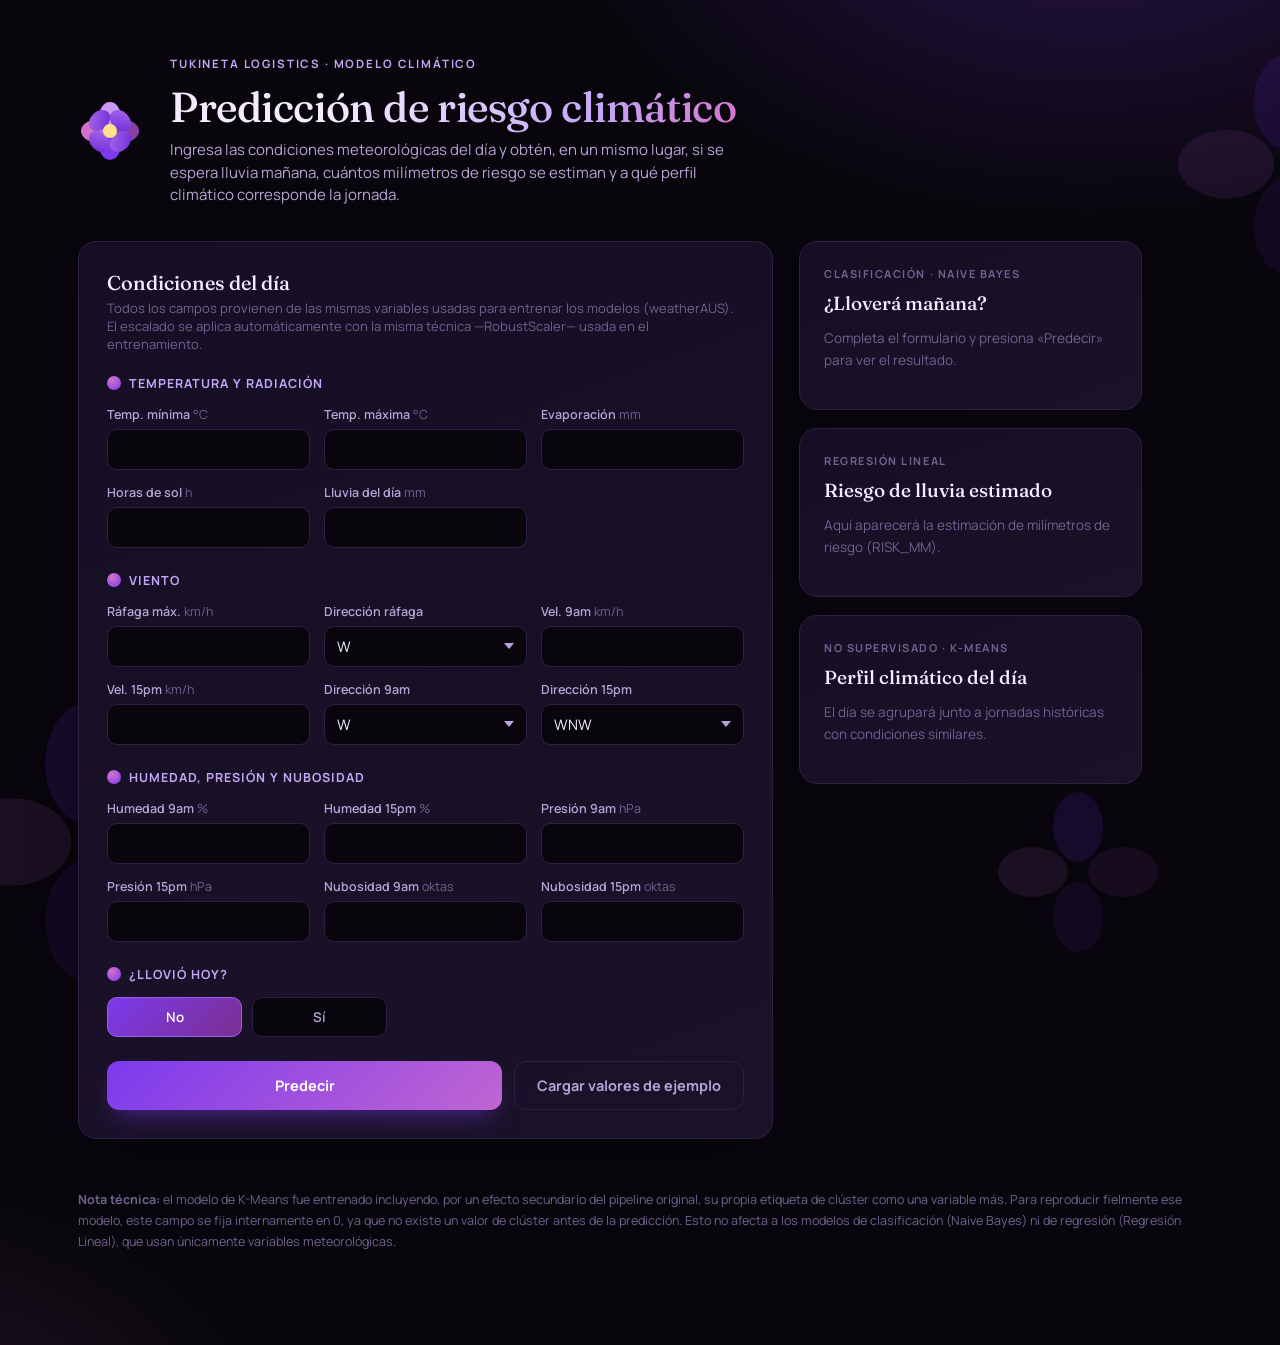
<file: prediccion_clima_tukineta.html>
<!DOCTYPE html>
<html lang="es">
<head>
<meta charset="UTF-8">
<meta name="viewport" content="width=device-width, initial-scale=1.0">
<title>TukiNeta Logistics · Predicción de Riesgo Climático</title>
<style>
@import url('https://fonts.googleapis.com/css2?family=Fraunces:ital,opsz,wght@0,9..144,400;0,9..144,500;0,9..144,600;1,9..144,500&family=Manrope:wght@400;500;600;700;800&display=swap');

:root{
  --bg-void:#08060c;
  --bg-deep:#0f0a1a;
  --bg-panel:#150e24;
  --bg-panel-2:#1a1229;
  --line:#2c2044;
  --violet-1:#7c3aed;
  --violet-2:#9d5cf0;
  --violet-3:#c4a6f7;
  --petal:#d472c9;
  --petal-deep:#7a2f8f;
  --ink:#f3ecff;
  --ink-dim:#b4a5d6;
  --ink-faint:#6f6390;
  --good:#7fe0b0;
  --warn:#f0b45f;
  --bad:#f0708a;
  --radius:18px;
}

*{box-sizing:border-box;}
html,body{margin:0;padding:0;}
body{
  background:
    radial-gradient(ellipse 900px 600px at 85% -10%, rgba(124,58,237,0.28), transparent 60%),
    radial-gradient(ellipse 700px 500px at -10% 110%, rgba(212,114,201,0.16), transparent 60%),
    var(--bg-void);
  color:var(--ink);
  font-family:'Manrope',sans-serif;
  min-height:100vh;
  padding:0 0 80px 0;
  position:relative;
  overflow-x:hidden;
}

/* ---------- decorative violet flower field ---------- */
.bloom-field{position:fixed;inset:0;pointer-events:none;z-index:0;opacity:0.55;}
.bloom-field svg{position:absolute;}

/* ---------- header ---------- */
header{
  position:relative;z-index:1;
  max-width:1180px;margin:0 auto;
  padding:56px 28px 34px;
  display:flex;align-items:center;gap:28px;
}
.mark{
  width:64px;height:64px;flex:0 0 auto;
}
header h1{
  font-family:'Fraunces',serif;
  font-weight:500;
  font-size:clamp(28px,4vw,42px);
  margin:0 0 6px;
  letter-spacing:-0.01em;
  background:linear-gradient(120deg,var(--ink) 30%,var(--violet-3) 75%,var(--petal) 100%);
  -webkit-background-clip:text;background-clip:text;color:transparent;
}
header p{
  margin:0;color:var(--ink-dim);font-size:15px;line-height:1.5;max-width:560px;
}
header .eyebrow{
  font-size:11.5px;letter-spacing:0.16em;text-transform:uppercase;color:var(--violet-3);
  font-weight:700;margin-bottom:10px;display:block;
}

/* ---------- layout ---------- */
.wrap{position:relative;z-index:1;max-width:1180px;margin:0 auto;padding:0 28px;
  display:grid;grid-template-columns:1.15fr 0.85fr;gap:26px;align-items:start;}
@media(max-width:920px){.wrap{grid-template-columns:1fr;}}

.card{
  background:linear-gradient(160deg,var(--bg-panel) 0%,var(--bg-panel-2) 100%);
  border:1px solid var(--line);
  border-radius:var(--radius);
  padding:28px;
  position:relative;
  box-shadow:0 30px 60px -30px rgba(0,0,0,0.6);
}

.section-title{
  font-family:'Fraunces',serif;font-weight:500;font-size:20px;
  margin:0 0 4px;color:var(--ink);
}
.section-sub{font-size:13px;color:var(--ink-faint);margin:0 0 22px;}

fieldset{border:none;margin:0 0 24px;padding:0;}
fieldset legend{
  font-size:12.5px;letter-spacing:0.08em;text-transform:uppercase;
  color:var(--violet-3);font-weight:700;margin-bottom:14px;padding:0;
  display:flex;align-items:center;gap:8px;
}
fieldset legend::before{
  content:'';width:14px;height:14px;border-radius:50%;
  background:radial-gradient(circle at 35% 30%,var(--petal),var(--violet-1));
  flex:0 0 auto;
}

.grid{display:grid;grid-template-columns:repeat(3,1fr);gap:14px;}
@media(max-width:640px){.grid{grid-template-columns:repeat(2,1fr);}}

.field{display:flex;flex-direction:column;gap:6px;}
.field label{font-size:12.5px;color:var(--ink-dim);font-weight:600;}
.field .unit{color:var(--ink-faint);font-weight:400;}
.field input[type=number],.field select{
  background:var(--bg-void);
  border:1px solid var(--line);
  color:var(--ink);
  border-radius:10px;
  padding:10px 12px;
  font-family:'Manrope',sans-serif;
  font-size:14.5px;
  outline:none;
  transition:border-color .15s, box-shadow .15s;
}
.field input[type=number]:focus,.field select:focus{
  border-color:var(--violet-2);
  box-shadow:0 0 0 3px rgba(157,92,240,0.22);
}
.field select{appearance:none;-webkit-appearance:none;
  background-image:url("data:image/svg+xml,%3Csvg xmlns='http://www.w3.org/2000/svg' width='10' height='6'%3E%3Cpath d='M0 0l5 6 5-6z' fill='%23b4a5d6'/%3E%3C/svg%3E");
  background-repeat:no-repeat;background-position:right 12px center;padding-right:30px;
}

.toggle-row{display:flex;gap:10px;}
.toggle-row button{
  flex:1;padding:10px;border-radius:10px;border:1px solid var(--line);
  background:var(--bg-void);color:var(--ink-dim);font-family:'Manrope';font-weight:600;font-size:13.5px;
  cursor:pointer;transition:all .15s;
}
.toggle-row button.active{
  background:linear-gradient(135deg,var(--violet-1),var(--petal-deep));
  border-color:var(--violet-2);color:#fff;
}

.actions{display:flex;gap:12px;margin-top:6px;flex-wrap:wrap;}
.btn{
  border:none;border-radius:12px;padding:14px 22px;font-family:'Manrope';font-weight:700;
  font-size:14.5px;cursor:pointer;transition:transform .15s, box-shadow .15s;
}
.btn-primary{
  background:linear-gradient(135deg,var(--violet-1),var(--petal) 130%);
  color:#fff;box-shadow:0 12px 26px -10px rgba(124,58,237,0.6);
  flex:1;
}
.btn-primary:hover{transform:translateY(-1px);box-shadow:0 16px 30px -10px rgba(124,58,237,0.75);}
.btn-ghost{
  background:transparent;border:1px solid var(--line);color:var(--ink-dim);
}
.btn-ghost:hover{border-color:var(--violet-2);color:var(--ink);}

/* ---------- results ---------- */
.results-sticky{position:sticky;top:24px;display:flex;flex-direction:column;gap:18px;}

.result-card{
  background:linear-gradient(160deg,var(--bg-panel) 0%,var(--bg-panel-2) 100%);
  border:1px solid var(--line);border-radius:var(--radius);padding:24px;
}
.result-card .r-eyebrow{font-size:11px;letter-spacing:0.14em;text-transform:uppercase;color:var(--ink-faint);font-weight:700;margin-bottom:10px;}
.result-card h3{font-family:'Fraunces',serif;font-weight:500;font-size:19px;margin:0 0 12px;}
.placeholder-note{color:var(--ink-faint);font-size:13.5px;line-height:1.6;}

.rain-badge{
  display:inline-flex;align-items:center;gap:10px;padding:10px 16px;border-radius:999px;
  font-weight:800;font-size:15px;margin-bottom:14px;
}
.rain-badge.yes{background:rgba(240,112,138,0.14);color:var(--bad);border:1px solid rgba(240,112,138,0.35);}
.rain-badge.no{background:rgba(127,224,176,0.14);color:var(--good);border:1px solid rgba(127,224,176,0.35);}
.rain-badge .dot{width:9px;height:9px;border-radius:50%;background:currentColor;}

.prob-bar-track{height:9px;border-radius:99px;background:var(--bg-void);overflow:hidden;border:1px solid var(--line);}
.prob-bar-fill{height:100%;border-radius:99px;background:linear-gradient(90deg,var(--violet-1),var(--petal));transition:width .6s ease;}
.prob-label{display:flex;justify-content:space-between;font-size:12.5px;color:var(--ink-faint);margin-top:6px;}

.risk-value{font-family:'Fraunces',serif;font-size:44px;font-weight:500;line-height:1;margin:4px 0 6px;
  background:linear-gradient(120deg,var(--violet-3),var(--petal));-webkit-background-clip:text;background-clip:text;color:transparent;}
.risk-unit{font-size:14px;color:var(--ink-faint);font-weight:600;}
.risk-note{font-size:12.5px;color:var(--ink-faint);margin-top:10px;line-height:1.55;}

.cluster-chip{display:inline-block;padding:6px 14px;border-radius:999px;background:rgba(157,92,240,0.16);
  border:1px solid rgba(157,92,240,0.4);color:var(--violet-3);font-weight:800;font-size:13px;margin-bottom:12px;}
.cluster-stats{display:grid;grid-template-columns:1fr 1fr;gap:8px 16px;font-size:13px;color:var(--ink-dim);}
.cluster-stats b{color:var(--ink);}

.footnote{
  font-size:12px;color:var(--ink-faint);line-height:1.7;margin-top:8px;
  border-top:1px solid var(--line);padding-top:14px;
}

.model-tag{
  display:inline-block;font-size:10.5px;letter-spacing:0.06em;text-transform:uppercase;
  color:var(--ink-faint);border:1px solid var(--line);border-radius:6px;padding:3px 8px;margin-bottom:10px;
}

footer{max-width:1180px;margin:50px auto 0;padding:0 28px;position:relative;z-index:1;}
footer p{color:var(--ink-faint);font-size:12.5px;line-height:1.7;}
</style>
</head>
<body>

<div class="bloom-field" id="bloomField"></div>

<header>
  <svg class="mark" viewBox="0 0 64 64" fill="none">
    <g>
      <ellipse cx="32" cy="18" rx="11" ry="15" fill="url(#p1)"/>
      <ellipse cx="32" cy="46" rx="11" ry="15" fill="url(#p2)"/>
      <ellipse cx="18" cy="32" rx="15" ry="11" fill="url(#p3)"/>
      <ellipse cx="46" cy="32" rx="15" ry="11" fill="url(#p4)"/>
      <ellipse cx="21.5" cy="21.5" rx="12" ry="9" transform="rotate(-45 21.5 21.5)" fill="url(#p5)"/>
      <ellipse cx="42.5" cy="42.5" rx="12" ry="9" transform="rotate(-45 42.5 42.5)" fill="url(#p5)"/>
      <ellipse cx="42.5" cy="21.5" rx="12" ry="9" transform="rotate(45 42.5 21.5)" fill="url(#p5)"/>
      <ellipse cx="21.5" cy="42.5" rx="12" ry="9" transform="rotate(45 21.5 42.5)" fill="url(#p5)"/>
      <circle cx="32" cy="32" r="7" fill="#ffe38a"/>
    </g>
    <defs>
      <linearGradient id="p1" x1="32" y1="3" x2="32" y2="33"><stop stop-color="#c99bf5"/><stop offset="1" stop-color="#7c3aed"/></linearGradient>
      <linearGradient id="p2" x1="32" y1="31" x2="32" y2="61"><stop stop-color="#7c3aed"/><stop offset="1" stop-color="#5b21b6"/></linearGradient>
      <linearGradient id="p3" x1="3" y1="32" x2="33" y2="32"><stop stop-color="#d472c9"/><stop offset="1" stop-color="#8b3fa8"/></linearGradient>
      <linearGradient id="p4" x1="31" y1="32" x2="61" y2="32"><stop stop-color="#8b3fa8"/><stop offset="1" stop-color="#d472c9"/></linearGradient>
      <linearGradient id="p5" x1="0" y1="0" x2="1" y2="1"><stop stop-color="#a86ce8"/><stop offset="1" stop-color="#6d28d9"/></linearGradient>
    </defs>
  </svg>
  <div>
    <span class="eyebrow">TukiNeta Logistics · Modelo climático</span>
    <h1>Predicción de riesgo climático</h1>
    <p>Ingresa las condiciones meteorológicas del día y obtén, en un mismo lugar, si se espera lluvia mañana, cuántos milímetros de riesgo se estiman y a qué perfil climático corresponde la jornada.</p>
  </div>
</header>

<div class="wrap">
  <!-- FORM -->
  <div class="card">
    <div class="section-title">Condiciones del día</div>
    <p class="section-sub">Todos los campos provienen de las mismas variables usadas para entrenar los modelos (weatherAUS). El escalado se aplica automáticamente con la misma técnica —RobustScaler— usada en el entrenamiento.</p>

    <form id="weatherForm">
      <fieldset>
        <legend>Temperatura y radiación</legend>
        <div class="grid">
          <div class="field"><label>Temp. mínima <span class="unit">°C</span></label><input type="number" step="0.1" id="MinTemp" required></div>
          <div class="field"><label>Temp. máxima <span class="unit">°C</span></label><input type="number" step="0.1" id="MaxTemp" required></div>
          <div class="field"><label>Evaporación <span class="unit">mm</span></label><input type="number" step="0.1" id="Evaporation" required></div>
          <div class="field"><label>Horas de sol <span class="unit">h</span></label><input type="number" step="0.1" min="0" max="14" id="Sunshine" required></div>
          <div class="field"><label>Lluvia del día <span class="unit">mm</span></label><input type="number" step="0.1" min="0" id="Rainfall" required></div>
        </div>
      </fieldset>

      <fieldset>
        <legend>Viento</legend>
        <div class="grid">
          <div class="field"><label>Ráfaga máx. <span class="unit">km/h</span></label><input type="number" step="1" min="0" id="WindGustSpeed" required></div>
          <div class="field"><label>Dirección ráfaga</label><select id="WindGustDir"></select></div>
          <div class="field"><label>Vel. 9am <span class="unit">km/h</span></label><input type="number" step="1" min="0" id="WindSpeed9am" required></div>
          <div class="field"><label>Vel. 15pm <span class="unit">km/h</span></label><input type="number" step="1" min="0" id="WindSpeed3pm" required></div>
          <div class="field"><label>Dirección 9am</label><select id="WindDir9am"></select></div>
          <div class="field"><label>Dirección 15pm</label><select id="WindDir3pm"></select></div>
        </div>
      </fieldset>

      <fieldset>
        <legend>Humedad, presión y nubosidad</legend>
        <div class="grid">
          <div class="field"><label>Humedad 9am <span class="unit">%</span></label><input type="number" step="1" min="0" max="100" id="Humidity9am" required></div>
          <div class="field"><label>Humedad 15pm <span class="unit">%</span></label><input type="number" step="1" min="0" max="100" id="Humidity3pm" required></div>
          <div class="field"><label>Presión 9am <span class="unit">hPa</span></label><input type="number" step="0.1" id="Pressure9am" required></div>
          <div class="field"><label>Presión 15pm <span class="unit">hPa</span></label><input type="number" step="0.1" id="Pressure3pm" required></div>
          <div class="field"><label>Nubosidad 9am <span class="unit">oktas</span></label><input type="number" step="1" min="0" max="9" id="Cloud9am" required></div>
          <div class="field"><label>Nubosidad 15pm <span class="unit">oktas</span></label><input type="number" step="1" min="0" max="9" id="Cloud3pm" required></div>
        </div>
      </fieldset>

      <fieldset>
        <legend>¿Llovió hoy?</legend>
        <div class="toggle-row" style="max-width:280px;">
          <button type="button" class="toggle-opt active" data-field="RainToday" data-value="No">No</button>
          <button type="button" class="toggle-opt" data-field="RainToday" data-value="Yes">Sí</button>
        </div>
      </fieldset>

      <div class="actions">
        <button type="submit" class="btn btn-primary">Predecir</button>
        <button type="button" class="btn btn-ghost" id="fillExample">Cargar valores de ejemplo</button>
      </div>
    </form>
  </div>

  <!-- RESULTS -->
  <div class="results-sticky">
    <div class="result-card" id="cardRain">
      <div class="r-eyebrow">Clasificación · Naive Bayes</div>
      <h3>¿Lloverá mañana?</h3>
      <p class="placeholder-note">Completa el formulario y presiona «Predecir» para ver el resultado.</p>
    </div>

    <div class="result-card" id="cardRisk">
      <div class="r-eyebrow">Regresión lineal</div>
      <h3>Riesgo de lluvia estimado</h3>
      <p class="placeholder-note">Aquí aparecerá la estimación de milímetros de riesgo (RISK_MM).</p>
    </div>

    <div class="result-card" id="cardCluster">
      <div class="r-eyebrow">No supervisado · K-Means</div>
      <h3>Perfil climático del día</h3>
      <p class="placeholder-note">El día se agrupará junto a jornadas históricas con condiciones similares.</p>
    </div>
  </div>
</div>

<footer>
  <p><strong>Nota técnica:</strong> el modelo de K-Means fue entrenado incluyendo, por un efecto secundario del pipeline original, su propia etiqueta de clúster como una variable más. Para reproducir fielmente ese modelo, este campo se fija internamente en 0, ya que no existe un valor de clúster antes de la predicción. Esto no afecta a los modelos de clasificación (Naive Bayes) ni de regresión (Regresión Lineal), que usan únicamente variables meteorológicas.</p>
</footer>

<script id="model-data" type="application/json">
{"scaler": {"numeric_cols": ["MinTemp", "MaxTemp", "Rainfall", "Evaporation", "Sunshine", "WindGustSpeed", "WindSpeed9am", "WindSpeed3pm", "AvgHumidity", "AvgPressure", "AvgCloud", "PressureDiff"], "center": [12.0, 22.6, 0.0, 4.6, 8.5, 39.0, 13.0, 19.0, 61.5, 1016.5, 5.0, -2.400000000000091], "scale": [9.200000000000001, 10.2, 0.6, 1.4000000000000004, 0.7000000000000011, 15.0, 12.0, 11.0, 24.5, 8.350000000000023, 2.0, 2.099999999999909]}, "nb": {"features": ["MinTemp", "MaxTemp", "Rainfall", "Evaporation", "Sunshine", "WindGustSpeed", "WindSpeed9am", "WindSpeed3pm", "AvgHumidity", "AvgPressure", "AvgCloud", "PressureDiff", "StrongWind", "HighHumidity", "WindGustDir", "WindDir9am", "WindDir3pm", "RainToday"], "classes": [0.0, 1.0], "theta": [[0.006854859865489128, 0.06176816265385339, 3.5724822133392267, 0.3629340717356481, -0.5824103304493877, 0.060307464112412154, 0.09514920682806537, -0.0165119404315376, -0.07920880849511515, 0.010577659824780495, -0.18456567237348218, 0.005573446966880033, 0.17308054906101517, 0.12305792292028056, 179.5621841767856, 157.96772475299795, 158.00505788521005, 0.01878912436835357], [0.2706912767458265, 0.04602057140749541, 10.916059252292523, 0.1811158509959356, -2.4200396358872687, 0.15614076338271074, -0.11897484128850162, -0.33071842335890966, 0.5062452914389363, -0.31166024405456627, 0.37450035269221726, -0.02912230022501249, 0.2351281448389372, 0.39454502703973665, 172.5246884552081, 163.27180813543382, 165.91170938161298, 0.4655537267810957]], "var": [[0.5209896414313967, 0.5209049298891343, 174.27087295529725, 5.382513796693943, 15.698032635405614, 0.8080115040908962, 0.588056093712829, 0.6833672254752119, 0.5837026166228315, 0.6791272863174243, 1.0061265508533621, 0.8466712992520928, 0.18433229798033285, 0.1491232959090583, 500.8972812293904, 528.7284564911761, 514.0208548688929, 0.05964471855619241], [0.47772476174469175, 0.5011065987031547, 742.7396907001884, 3.72653741284107, 18.961312227990152, 1.0867923731569362, 0.4381163917374504, 0.5858671748005129, 0.47182363833955976, 0.7007029955862538, 0.666785174465266, 0.9293416443795594, 0.22105152572593292, 0.2800878740603488, 10224.73787161904, 11481.921126282425, 10640.643982402149, 0.29002207964373206]], "class_prior": [0.9614502605937004, 0.03854973940629957]}, "lr": {"features": ["MinTemp", "MaxTemp", "Rainfall", "Evaporation", "Sunshine", "WindGustSpeed", "WindSpeed9am", "WindSpeed3pm", "AvgHumidity", "AvgPressure", "AvgCloud", "PressureDiff", "StrongWind", "HighHumidity", "WindGustDir", "WindDir9am", "WindDir3pm", "RainToday"], "coef": [0.9488247101075903, 0.21890280312300978, 0.11161183264184742, 0.04138095583013459, -0.20204715862197056, 1.6257797637250253, 0.18267991592456323, -0.7288309058816026, 1.8647854928107988, -0.4602944784389843, 0.09827340209495407, -1.0528776714637682, 0.05732114383527942, 3.483753620635708, -0.004079658171957781, -0.0007681144843210951, -0.0028253105737568195, 0.30783739798287096], "intercept": 2.5252118673946824}, "km": {"features": ["MinTemp", "MaxTemp", "Rainfall", "Evaporation", "Sunshine", "WindGustSpeed", "WindSpeed9am", "WindSpeed3pm", "AvgHumidity", "AvgPressure", "AvgCloud", "PressureDiff", "StrongWind", "HighHumidity", "WindGustDir", "WindDir9am", "WindDir3pm", "RainToday", "Cluster"], "centers": [[0.0012624195421545338, 0.05769632023933266, 2.106984385866691, 0.36822442502057096, -0.540002718282274, 0.06464714300562334, 0.10452327462378763, -0.0010458844555700508, -0.09283047399757924, 0.02035788208200048, -0.19849255270676736, 0.004478453426988034, 0.1726988543240768, 0.11691810775590752, 179.97661477945863, 157.53759623917705, 157.51996738061482, 0.004269301801286644, 0.002446453841185553], [0.0077239546647883735, 0.17787114845938384, 6.6131566028473365, 0.2565747948663995, -1.1140332421628392, 0.0028473244968090505, -0.3453608247422684, -0.3241397777480288, 0.07081241922394886, -0.2983208840051847, 0.10106774668629953, -0.08531453818637115, 0.1944035346097201, 0.22606774668630292, 263.6377025036799, 64.41826215022337, 268.12776141384325, 0.4160530191457968, 0.9455081001472875], [-0.07269489082850697, -0.17991023801640746, 8.201063164477837, -0.045921558116675865, -1.5901009559546095, 0.18161350844277654, -0.01730248071711503, -0.1705611461709023, 0.18861278094727585, -0.3002812386484059, 0.21357098186365653, 0.3367878733732935, 0.24265165728580496, 0.2557848655409644, 262.6125703564706, 267.7767354596655, 262.41557223264476, 0.47342088805503385, 1.8111319574734335], [0.07407999431656721, -0.00021626297577869574, 6.628131808278889, -0.1450163398692722, -1.4800420168067199, -0.17854030501089468, -0.15209694989106887, -0.5912804515745719, 0.23957916499933324, -0.05754177918672427, -0.008169934640521154, -0.16830065359473775, 0.14297385620914893, 0.21323529411764766, 259.9632352941164, 269.0808823529435, 77.05882352941113, 0.39460784313724945, 1.3823529411764828], [0.2216147197485593, 0.15719495629577107, 7.62374497991971, 0.013984509466445638, -1.1100473321858813, -0.4120983935743031, -0.3692269076305245, -0.427505476451265, 0.3258544381608066, 0.10124630257557107, 0.07134789156626323, -0.19829317269073135, 0.06551204819277406, 0.22891566265060126, 73.75188253011854, 261.96912650602644, 75.7341867469873, 0.4269578313252937, 1.192771084337361], [0.17012713703028748, 0.14941685256937093, 8.840984697272173, 0.2463644140290838, -1.2557741659537998, -0.06014637391882976, -0.2001829673985377, -0.480312103066599, 0.20841989490406948, -0.15204321895131853, 0.10179640718562943, 0.03564299971489689, 0.17165668662674685, 0.24950099800398973, 73.76497005987848, 265.46407185628885, 263.5104790419155, 0.39221556886227166, 1.699600798403206], [0.23083826316696338, 0.21750589271375673, 8.100946719506858, 0.3811568220418936, -1.3180788828080714, -0.25724350506385024, -0.18229854689563857, -0.464873303710824, 0.2267139352438466, -0.048442085446016483, 0.16380449141346548, -0.30993269170280885, 0.10898282694848399, 0.2523117569352724, 71.67602377807101, 72.49339498018732, 71.00726552179593, 0.43989431968295606, 0.06274768824306438], [0.20460684551341343, 0.3425031289111395, 6.659858156028382, 0.5857750759878415, -0.9786018237082029, -0.20612765957446924, -0.18496453900709148, -0.6537717601547378, -6.947459835004305e-05, -0.18639826729519646, -0.015319148936169091, -0.20693009118537808, 0.13617021276595612, 0.2144680851063827, 73.74255319148682, 67.40425531915076, 267.4340425531908, 0.37531914893616664, 0.9378723404255436], [0.18437225636523255, 0.25281895023154116, 5.771583260169735, 0.4132697855261498, -1.4383544462561095, 0.11290605794556677, -0.26807140766754406, -0.49437305451353397, 0.1690347780903405, -0.26311792569382697, 0.11918349429323682, -0.3897508257033928, 0.2247585601404728, 0.2379280070237048, 264.6861281826152, 61.73178226514689, 67.93459174714597, 0.35381913959613437, 0.06848112379280066], [0.4351014026935907, -0.047093485847533534, 76.54258738449066, 0.24972737186477767, -3.908109969580425, 0.5936788536225998, 0.42805008704967923, 0.23572811278717046, 0.7707791835094819, -0.5410921828500466, 0.6081759742868807, 0.5006026516673978, 0.36440337484932683, 0.5504218561671445, 179.8553635998393, 158.06046605062275, 157.83447167537162, 0.05865809562073278, 0.023704298915227538]], "n_clusters": 10}}
</script>

<script>
const MP = JSON.parse(document.getElementById('model-data').textContent);

const WIND_DIRS = {
  'N':0,'NNE':22.5,'NE':45,'ENE':67.5,'E':90,'ESE':112.5,'SE':135,'SSE':157.5,
  'S':180,'SSW':202.5,'SW':225,'WSW':247.5,'W':270,'WNW':292.5,'NW':315,'NNW':337.5
};

const RAW_MEDIANS = {
  MinTemp:12.0, MaxTemp:22.6, Rainfall:0.0, Evaporation:4.6, Sunshine:8.5,
  WindGustSpeed:39.0, WindSpeed9am:13.0, WindSpeed3pm:19.0,
  Humidity9am:70.0, Humidity3pm:52.0, Pressure9am:1017.7, Pressure3pm:1015.3,
  Cloud9am:5.0, Cloud3pm:5.0
};

// populate wind direction selects
['WindGustDir','WindDir9am','WindDir3pm'].forEach(id=>{
  const sel = document.getElementById(id);
  Object.keys(WIND_DIRS).forEach(dir=>{
    const opt = document.createElement('option');
    opt.value = dir; opt.textContent = dir;
    sel.appendChild(opt);
  });
  sel.value = id==='WindGustDir' ? 'W' : (id==='WindDir9am' ? 'W' : 'WNW');
});

// toggle buttons
document.querySelectorAll('.toggle-opt').forEach(btn=>{
  btn.addEventListener('click', ()=>{
    document.querySelectorAll(`.toggle-opt[data-field="${btn.dataset.field}"]`).forEach(b=>b.classList.remove('active'));
    btn.classList.add('active');
  });
});

document.getElementById('fillExample').addEventListener('click', ()=>{
  Object.keys(RAW_MEDIANS).forEach(k=>{
    const el = document.getElementById(k);
    if(el) el.value = RAW_MEDIANS[k];
  });
  document.getElementById('WindGustDir').value='W';
  document.getElementById('WindDir9am').value='W';
  document.getElementById('WindDir3pm').value='WNW';
  document.querySelectorAll('.toggle-opt[data-field="RainToday"]').forEach(b=>b.classList.remove('active'));
  document.querySelector('.toggle-opt[data-field="RainToday"][data-value="No"]').classList.add('active');
});

function getToggleValue(field){
  const active = document.querySelector(`.toggle-opt[data-field="${field}"].active`);
  return active ? active.dataset.value : null;
}

function num(id){ return parseFloat(document.getElementById(id).value); }

function buildFeatures(){
  const raw = {
    MinTemp:num('MinTemp'), MaxTemp:num('MaxTemp'), Rainfall:num('Rainfall'),
    Evaporation:num('Evaporation'), Sunshine:num('Sunshine'),
    WindGustSpeed:num('WindGustSpeed'), WindSpeed9am:num('WindSpeed9am'), WindSpeed3pm:num('WindSpeed3pm'),
    Humidity9am:num('Humidity9am'), Humidity3pm:num('Humidity3pm'),
    Pressure9am:num('Pressure9am'), Pressure3pm:num('Pressure3pm'),
    Cloud9am:num('Cloud9am'), Cloud3pm:num('Cloud3pm')
  };

  const AvgHumidity = (raw.Humidity9am + raw.Humidity3pm)/2;
  const AvgPressure = (raw.Pressure9am + raw.Pressure3pm)/2;
  const AvgCloud = (raw.Cloud9am + raw.Cloud3pm)/2;
  const PressureDiff = raw.Pressure3pm - raw.Pressure9am;
  const StrongWind = raw.WindGustSpeed > 50 ? 1 : 0;
  const HighHumidity = AvgHumidity > 80 ? 1 : 0;
  const RainToday = getToggleValue('RainToday')==='Yes' ? 1 : 0;

  const WindGustDir = WIND_DIRS[document.getElementById('WindGustDir').value];
  const WindDir9am = WIND_DIRS[document.getElementById('WindDir9am').value];
  const WindDir3pm = WIND_DIRS[document.getElementById('WindDir3pm').value];

  // pre-scale values keyed by scaler's numeric_cols
  const preScale = {
    MinTemp:raw.MinTemp, MaxTemp:raw.MaxTemp, Rainfall:raw.Rainfall,
    Evaporation:raw.Evaporation, Sunshine:raw.Sunshine, WindGustSpeed:raw.WindGustSpeed,
    WindSpeed9am:raw.WindSpeed9am, WindSpeed3pm:raw.WindSpeed3pm,
    AvgHumidity, AvgPressure, AvgCloud, PressureDiff
  };

  const scaled = {};
  MP.scaler.numeric_cols.forEach((col,i)=>{
    const center = MP.scaler.center[i];
    const scale = MP.scaler.scale[i];
    scaled[col] = scale !== 0 ? (preScale[col]-center)/scale : 0;
  });

  const values = Object.assign({}, scaled, {
    StrongWind, HighHumidity,
    WindGustDir, WindDir9am, WindDir3pm,
    RainToday
  });

  return values; // dict keyed by feature name -> scaled/raw value ready for models
}

function vectorFor(featureNames, values, extra){
  const vec = featureNames.map(f=>{
    if(f in values) return values[f];
    if(extra && (f in extra)) return extra[f];
    throw new Error('Falta la variable: '+f);
  });
  return vec;
}

// ---- Naive Bayes (GaussianNB) ----
function predictNB(vec){
  const jll = MP.nb.classes.map((c,ci)=>{
    let s = Math.log(MP.nb.class_prior[ci]);
    for(let i=0;i<vec.length;i++){
      const mean = MP.nb.theta[ci][i];
      const v = MP.nb.var[ci][i];
      s += -0.5*Math.log(2*Math.PI*v) - Math.pow(vec[i]-mean,2)/(2*v);
    }
    return s;
  });
  const maxJll = Math.max(...jll);
  const exps = jll.map(x=>Math.exp(x-maxJll));
  const sumExps = exps.reduce((a,b)=>a+b,0);
  const probs = exps.map(x=>x/sumExps);
  const idx = probs[1] >= probs[0] ? 1 : 0;
  return { pred: MP.nb.classes[idx], probs, classes: MP.nb.classes };
}

// ---- Linear Regression ----
function predictLR(vec){
  let y = MP.lr.intercept;
  for(let i=0;i<vec.length;i++) y += MP.lr.coef[i]*vec[i];
  return y;
}

// ---- KMeans ----
function predictKM(vec){
  let best=-1, bestDist=Infinity;
  MP.km.centers.forEach((center,ci)=>{
    let d=0;
    for(let i=0;i<vec.length;i++){ const diff = vec[i]-center[i]; d += diff*diff; }
    if(d<bestDist){ bestDist=d; best=ci; }
  });
  return best;
}

function inverseScale(col, val){
  const idx = MP.scaler.numeric_cols.indexOf(col);
  if(idx===-1) return val;
  return val*MP.scaler.scale[idx] + MP.scaler.center[idx];
}

function clusterProfile(ci){
  const featureNames = MP.km.features;
  const c = MP.km.centers[ci];
  const get = (name)=> c[featureNames.indexOf(name)];
  return {
    minTemp: inverseScale('MinTemp', get('MinTemp')),
    maxTemp: inverseScale('MaxTemp', get('MaxTemp')),
    rainfall: inverseScale('Rainfall', get('Rainfall')),
    humidity: inverseScale('AvgHumidity', get('AvgHumidity')),
    wind: inverseScale('WindGustSpeed', get('WindGustSpeed')),
    rainProb: get('RainToday')
  };
}

document.getElementById('weatherForm').addEventListener('submit', (e)=>{
  e.preventDefault();
  try{
    const values = buildFeatures();

    const vecNB = vectorFor(MP.nb.features, values);
    const nbResult = predictNB(vecNB);

    const vecLR = vectorFor(MP.lr.features, values);
    const lrResult = predictLR(vecLR);

    const vecKM = vectorFor(MP.km.features, values, {Cluster:0});
    const kmResult = predictKM(vecKM);
    const profile = clusterProfile(kmResult);

    renderRain(nbResult);
    renderRisk(lrResult);
    renderCluster(kmResult, profile);

  }catch(err){
    alert('Revisa que todos los campos estén completos. ('+err.message+')');
  }
});

function renderRain(res){
  const willRain = res.pred === 1;
  const prob = res.probs[res.classes.indexOf(1)];
  const el = document.getElementById('cardRain');
  el.innerHTML = `
    <div class="r-eyebrow">Clasificación · Naive Bayes</div>
    <h3>¿Lloverá mañana?</h3>
    <div class="rain-badge ${willRain?'yes':'no'}"><span class="dot"></span>${willRain?'Sí, se espera lluvia':'No se espera lluvia'}</div>
    <div class="prob-bar-track"><div class="prob-bar-fill" style="width:${(prob*100).toFixed(1)}%"></div></div>
    <div class="prob-label"><span>Probabilidad de lluvia</span><span>${(prob*100).toFixed(1)}%</span></div>
  `;
}

function renderRisk(mm){
  const clipped = Math.max(0, mm);
  const el = document.getElementById('cardRisk');
  el.innerHTML = `
    <div class="r-eyebrow">Regresión lineal</div>
    <h3>Riesgo de lluvia estimado</h3>
    <div class="risk-value">${clipped.toFixed(1)}<span class="risk-unit"> mm</span></div>
    <div class="risk-note">Valor estimado por regresión lineal (RISK_MM)${mm<0?' — el modelo devolvió un valor negativo ('+mm.toFixed(2)+' mm), mostrado aquí como 0 por tratarse de un mínimo físico':''}.</div>
  `;
}

function renderCluster(ci, p){
  const el = document.getElementById('cardCluster');
  el.innerHTML = `
    <div class="r-eyebrow">No supervisado · K-Means</div>
    <h3>Perfil climático del día</h3>
    <div class="cluster-chip">Clúster ${ci} de ${MP.km.n_clusters}</div>
    <div class="cluster-stats">
      <div>Temp. típica <b>${p.minTemp.toFixed(1)}–${p.maxTemp.toFixed(1)}°C</b></div>
      <div>Lluvia media <b>${p.rainfall.toFixed(1)} mm</b></div>
      <div>Humedad media <b>${p.humidity.toFixed(0)}%</b></div>
      <div>Viento medio <b>${p.wind.toFixed(0)} km/h</b></div>
    </div>
    <div class="footnote" style="border:none;padding-top:14px;margin-top:12px;">Este grupo corresponde a jornadas históricas con condiciones similares a las ingresadas.</div>
  `;
}

// ---------- decorative bloom field (violet flower petals, ambient) ----------
(function(){
  const container = document.getElementById('bloomField');
  const svgNS = 'http://www.w3.org/2000/svg';
  const positions = [
    {x:'92%', y:'6%', s:220, r:0.5, dur:26},
    {x:'-4%', y:'78%', s:280, r:-0.6, dur:32},
    {x:'78%', y:'88%', s:160, r:0.3, dur:22},
  ];
  positions.forEach((p,idx)=>{
    const svg = document.createElementNS(svgNS,'svg');
    svg.setAttribute('width', p.s);
    svg.setAttribute('height', p.s);
    svg.setAttribute('viewBox','0 0 64 64');
    svg.style.left = p.x; svg.style.top = p.y;
    svg.style.opacity = 0.5;
    svg.style.filter = 'blur(0.3px)';
    svg.innerHTML = `
      <g style="transform-origin:32px 32px; animation: spin${idx} ${p.dur}s linear infinite;">
        <ellipse cx="32" cy="14" rx="10" ry="14" fill="#6d28d9" opacity="0.55"/>
        <ellipse cx="32" cy="50" rx="10" ry="14" fill="#6d28d9" opacity="0.4"/>
        <ellipse cx="14" cy="32" rx="14" ry="10" fill="#a855c9" opacity="0.45"/>
        <ellipse cx="50" cy="32" rx="14" ry="10" fill="#a855c9" opacity="0.35"/>
      </g>
    `;
    const styleTag = document.createElementNS(svgNS,'style');
    styleTag.textContent = `@keyframes spin${idx}{from{transform:rotate(${p.r*0}rad)}to{transform:rotate(${p.r*6.28}rad)}}`;
    svg.appendChild(styleTag);
    container.appendChild(svg);
  });
})();
</script>
</body>
</html>
</file>
